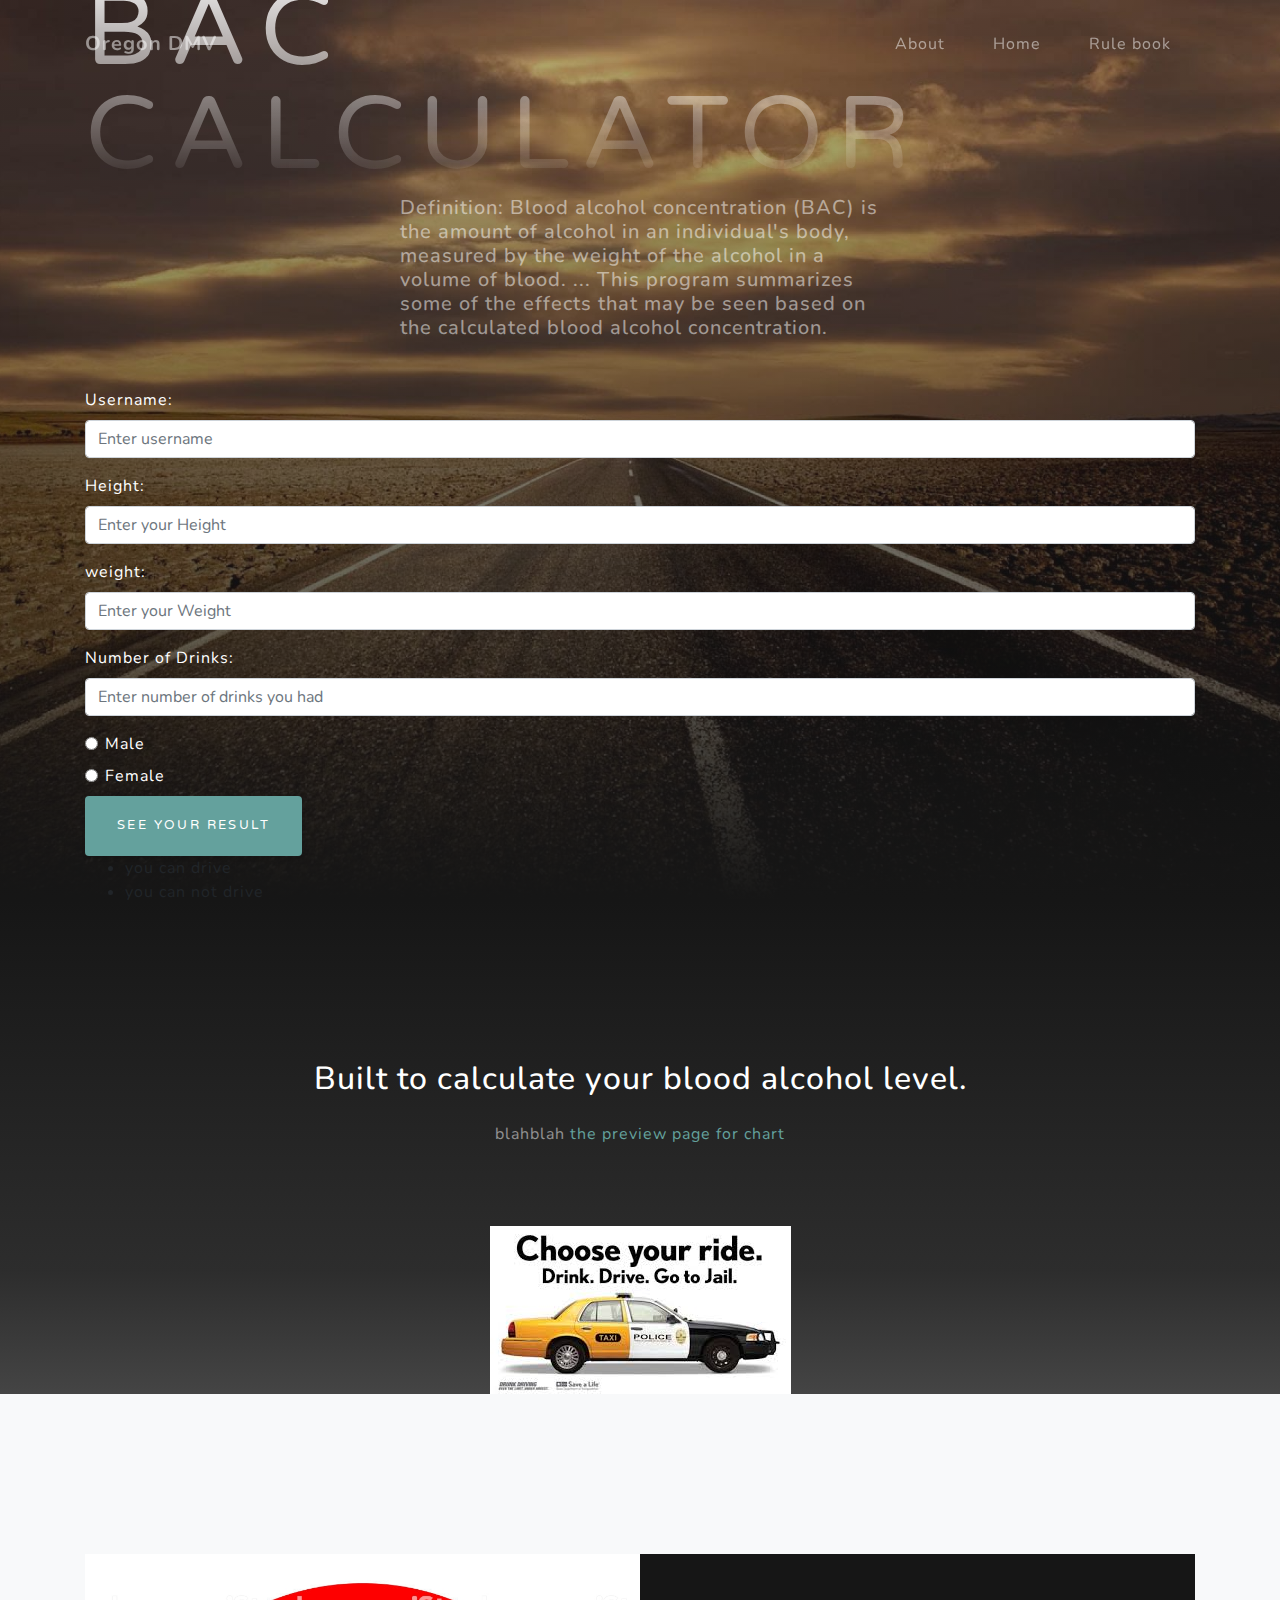
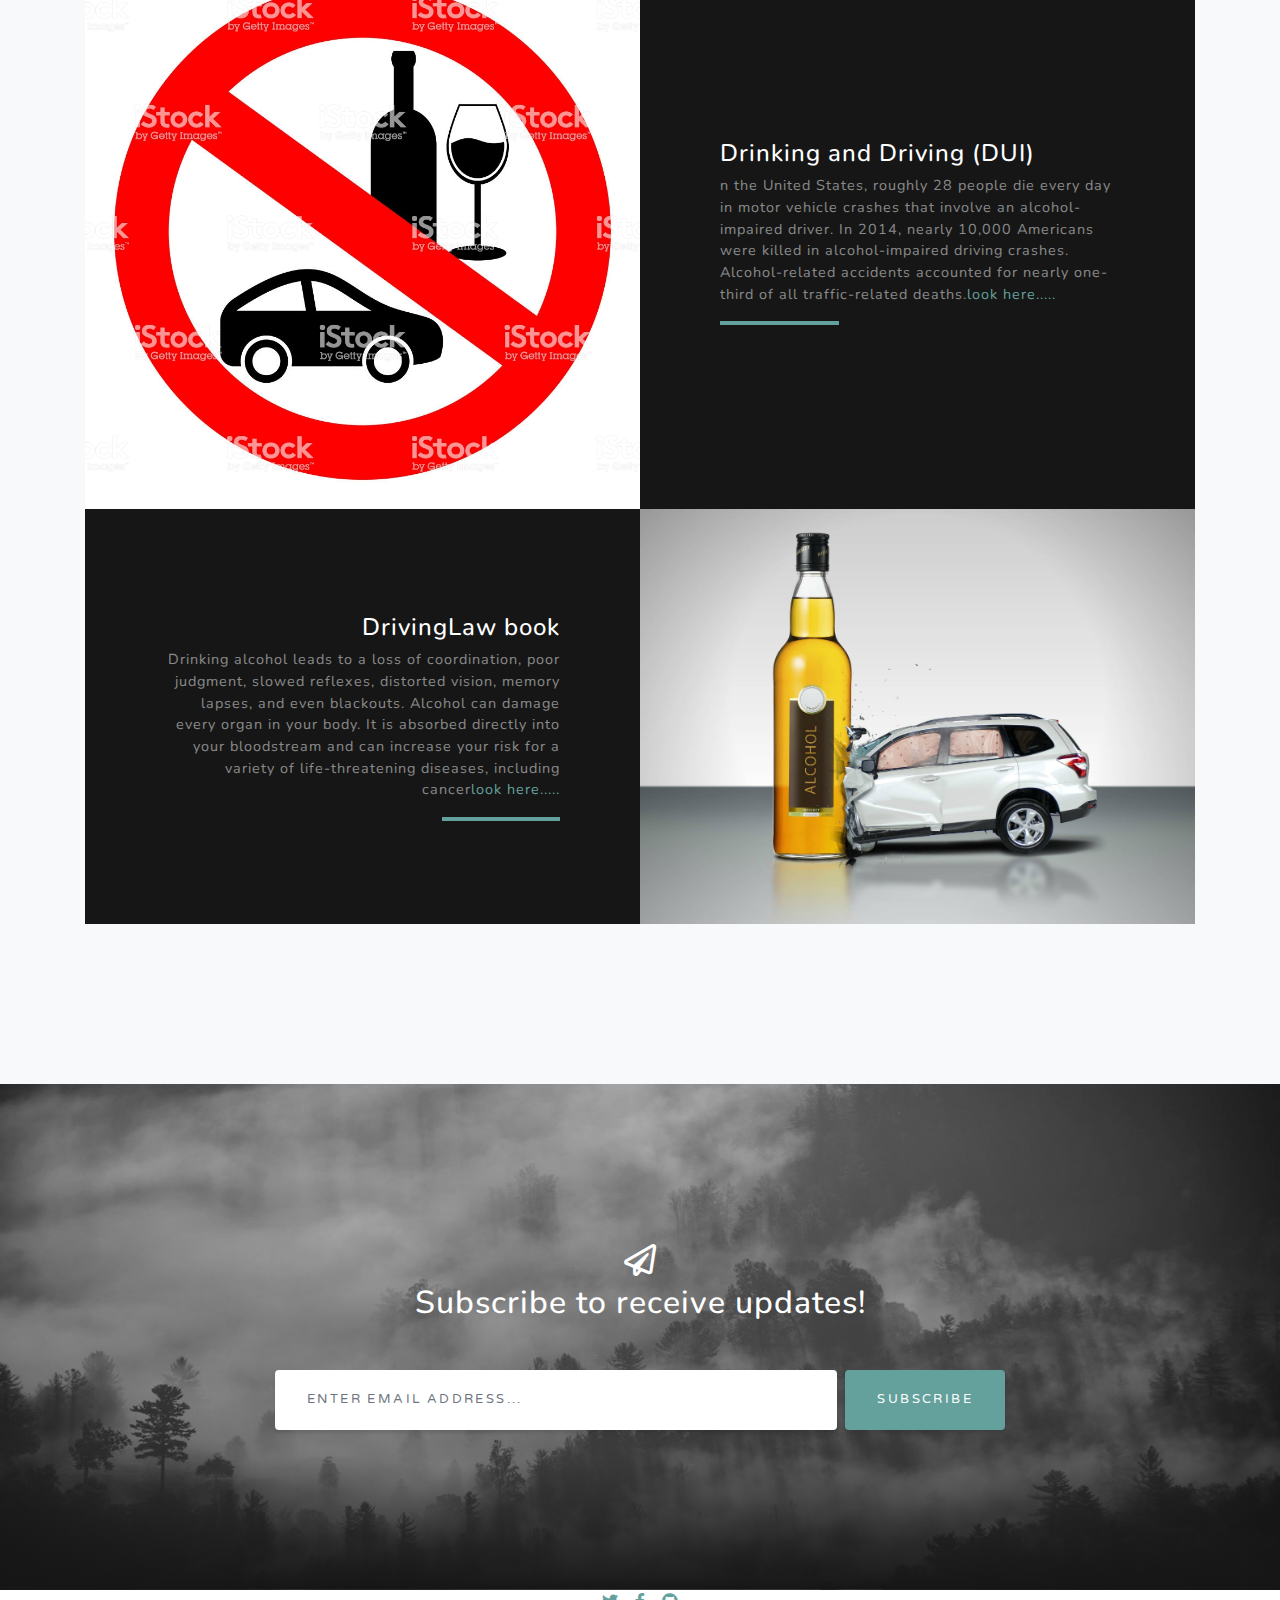
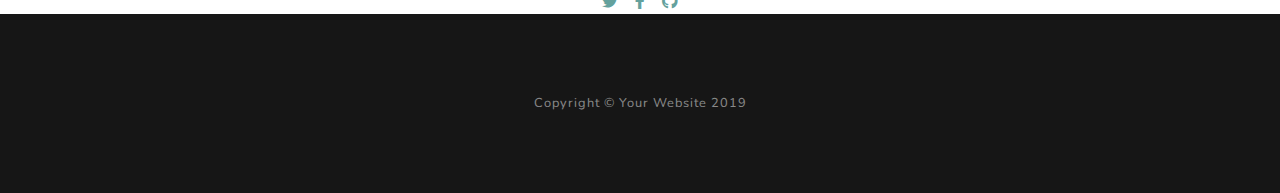
<file: index.html>
<!DOCTYPE html>
<html lang="en">

<head>

  <meta charset="utf-8">
  <meta name="viewport" content="width=device-width, initial-scale=1, shrink-to-fit=no">
  <meta name="description" content="">
  <meta name="author" content="">

  <title>Oregon County </title>

  <!-- Bootstrap core CSS -->
  <link href="vendor/bootstrap/css/bootstrap.min.css" rel="stylesheet">

  <!-- Custom fonts for this template -->
  <link href="vendor/fontawesome-free/css/all.min.css" rel="stylesheet">
  <link href="https://fonts.googleapis.com/css?family=Varela+Round" rel="stylesheet">
  <link href="https://fonts.googleapis.com/css?family=Nunito:200,200i,300,300i,400,400i,600,600i,700,700i,800,800i,900,900i" rel="stylesheet">

  <!-- Custom styles for this template -->
  <link href="css/grayscale.min.css" rel="stylesheet">

</head>

<body id="page-top">

  <!-- Navigation -->
  <nav class="navbar navbar-expand-lg navbar-light fixed-top" id="mainNav">
    <div class="container">
      <a class="navbar-brand js-scroll-trigger" href="#page-top">Oregon DMV</a>
      <button class="navbar-toggler navbar-toggler-right" type="button" data-toggle="collapse" data-target="#navbarResponsive" aria-controls="navbarResponsive" aria-expanded="false" aria-label="Toggle navigation">
        Menu
        <i class="fas fa-bars"></i>
      </button>
      <div class="collapse navbar-collapse" id="navbarResponsive">
        <ul class="navbar-nav ml-auto">
          <li class="nav-item">
            <a class="nav-link js-scroll-trigger" href="#about">About</a>
          </li>
          <li class="nav-item">
            <a class="nav-link js-scroll-trigger" href="#projects">Home</a>
          </li>
          <li class="nav-item">
            <a class="nav-link js-scroll-trigger" href="#projects">Rule book</a>
          </li>
        </ul>
      </div>
    </div>
  </nav>

  <!-- Header -->
  <header class="masthead">
    <div class="container d-flex h-100 align-items-center">
      <div class="mx-auto text-left">
        <h1 class="mx-auto my-0 text-uppercase">BAC Calculator</h1>
        <h2 class="text-white-50 mx-auto mt-2 mb-5">Definition: Blood alcohol concentration (BAC) is the amount of alcohol in an individual's body, measured by the weight of the alcohol in a volume of blood. ... This program summarizes some of the effects that may be seen based on the calculated blood alcohol concentration.</h2>

        <form action="startbootstrap-grayscale-gh-pages 2/result.html">
          <form action="/action_page.php" class="was-validated">
          <div class="form-group">
            <label class="text-white" for="uname">Username:</label>
            <input type="text" class="form-control" id="uname" placeholder="Enter username" name="uname" required>
            <div class="valid-feedback">Valid.</div>
            <div class="invalid-feedback">Please fill out this field.</div>
          </div>
          <div class="form-group">
            <label class="text-white" for="height">Height:</label>
            <input type="number" class="form-control" id="height" placeholder="Enter your Height" name="height" required>
            <div class="valid-feedback">Valid.</div>
            <div class="invalid-feedback">Please fill out this field.</div>
          </div>
          <div class="form-group">
            <label class="text-white" for="weight">weight:</label>
            <input type="number" class="form-control" id="weight" placeholder="Enter your Weight" name="weight"  width="30" required>
            <div class="valid-feedback">Valid.</div>
            <div class="invalid-feedback">Please fill out this field.</div>
          </div>
          <div class="form-group">
            <label class="text-white" for="drink">Number of Drinks:</label>
            <input type="number" class="form-control" id="drinks" placeholder="Enter number of drinks you had   " name="drink" required>
            <div class="valid-feedback">Valid.</div>
            <div class="invalid-feedback">Please fill out this field.</div>
          </div>
          <div class="form-check">
            <label class="form-check-label, text-white">
              <input type="radio" class="form-check-input" name="optradio">Male
            </label>
          </div>
          <div class="form-check">
            <label class="form-check-label, text-white">
              <input type="radio" class="form-check-input" name="optradio">Female
            </label>

          </div>
          <button type="submit" class="btn btn-primary">See your result</button>

          <ul>
            <li> you can drive </li>
            <li> you can not drive </li>
          </ul>
        </form>
      </div>
    </div>
  </header>


  <!-- About Section -->
  <section id="about" class="about-section text-center">
    <div class="container">
      <div class="row">
        <div class="col-lg-8 mx-auto">
          <h2 class="text-white mb-4">Built to calculate your blood alcohol level.</h2>
          <p class="text-white-50">blahblah
            <a href="http://startbootstrap.com/template-overviews/grayscale/">the preview page for chart</a> </p>
        </div>
      </div>
      <img src="img/image2.jpeg" class="img-fluid" alt="">
    </div>
  </section>

  <!-- Projects Section -->
  <section id="projects" class="projects-section bg-light">
    <div class="container">



      <!-- Project One Row -->
      <div class="row justify-content-center no-gutters mb-5 mb-lg-0">
        <div class="col-lg-6">
          <img class="img-fluid" src="img/icon1.jpg" alt="">
        </div>
        <div class="col-lg-6">
          <div class="bg-black text-center h-100 project">
            <div class="d-flex h-100">
              <div class="project-text w-100 my-auto text-center text-lg-left">
                <h4 class="text-white">Drinking and Driving (DUI)</h4>
                <p class="mb-0 text-white-50">n the United States, roughly 28 people die every day in motor vehicle crashes that involve an alcohol-impaired driver. In 2014, nearly 10,000 Americans were killed in alcohol-impaired driving crashes. Alcohol-related accidents accounted for nearly one-third of all traffic-related deaths.<a href="https://www.alcoholrehabguide.org/alcohol/crimes/dui/">look here.....</a></p>
                <hr class="d-none d-lg-block mb-0 ml-0">
              </div>
            </div>
          </div>
        </div>
      </div>

      <!-- Project Two Row -->
      <div class="row justify-content-center no-gutters">
        <div class="col-lg-6">
          <img class="img-fluid" src="img/drunk1.jpg" alt="">
        </div>
        <div class="col-lg-6 order-lg-first">
          <div class="bg-black text-center h-100 project">
            <div class="d-flex h-100">
              <div class="project-text w-100 my-auto text-center text-lg-right">
                <h4 class="text-white"> DrivingLaw book</h4>
                <p class="mb-0 text-white-50">Drinking alcohol leads to a loss of coordination, poor judgment, slowed reflexes, distorted vision, memory lapses, and even blackouts. Alcohol can damage every organ in your body. It is absorbed directly into your bloodstream and can increase your risk for a variety of life-threatening diseases, including cancer<a href="https://dui.drivinglaws.org/oregon.php">look here.....</a></p>
                <hr class="d-none d-lg-block mb-0 mr-0">
              </div>
            </div>
          </div>
        </div>
      </div>

    </div>
  </section>

  <!-- Signup Section -->
  <section id="signup" class="signup-section">
    <div class="container">
      <div class="row">
        <div class="col-md-10 col-lg-8 mx-auto text-center">

          <i class="far fa-paper-plane fa-2x mb-2 text-white"></i>
          <h2 class="text-white mb-5">Subscribe to receive updates!</h2>

          <form class="form-inline d-flex">
            <input type="email" class="form-control flex-fill mr-0 mr-sm-2 mb-3 mb-sm-0" id="inputEmail" placeholder="Enter email address...">
            <button type="submit" class="btn btn-primary mx-auto">Subscribe</button>
          </form>

        </div>
      </div>
    </div>
  </section>




      <div class="social d-flex justify-content-center">
        <a href="#" class="mx-2">
          <i class="fab fa-twitter"></i>
        </a>
        <a href="#" class="mx-2">
          <i class="fab fa-facebook-f"></i>
        </a>
        <a href="#" class="mx-2">
          <i class="fab fa-github"></i>
        </a>
      </div>

    </div>
  </section>

  <!-- Footer -->
  <footer class="bg-black small text-center text-white-50">
    <div class="container">
      Copyright &copy; Your Website 2019
    </div>
  </footer>

  <!-- Bootstrap core JavaScript -->
  <script src="vendor/jquery/jquery.min.js"></script>
  <script src="vendor/bootstrap/js/bootstrap.bundle.min.js"></script>

  <!-- Plugin JavaScript -->
  <script src="vendor/jquery-easing/jquery.easing.min.js"></script>

  <!-- Custom scripts for this template -->
  <script src="js/grayscale.min.js"></script>

</body>

</html>
</file>
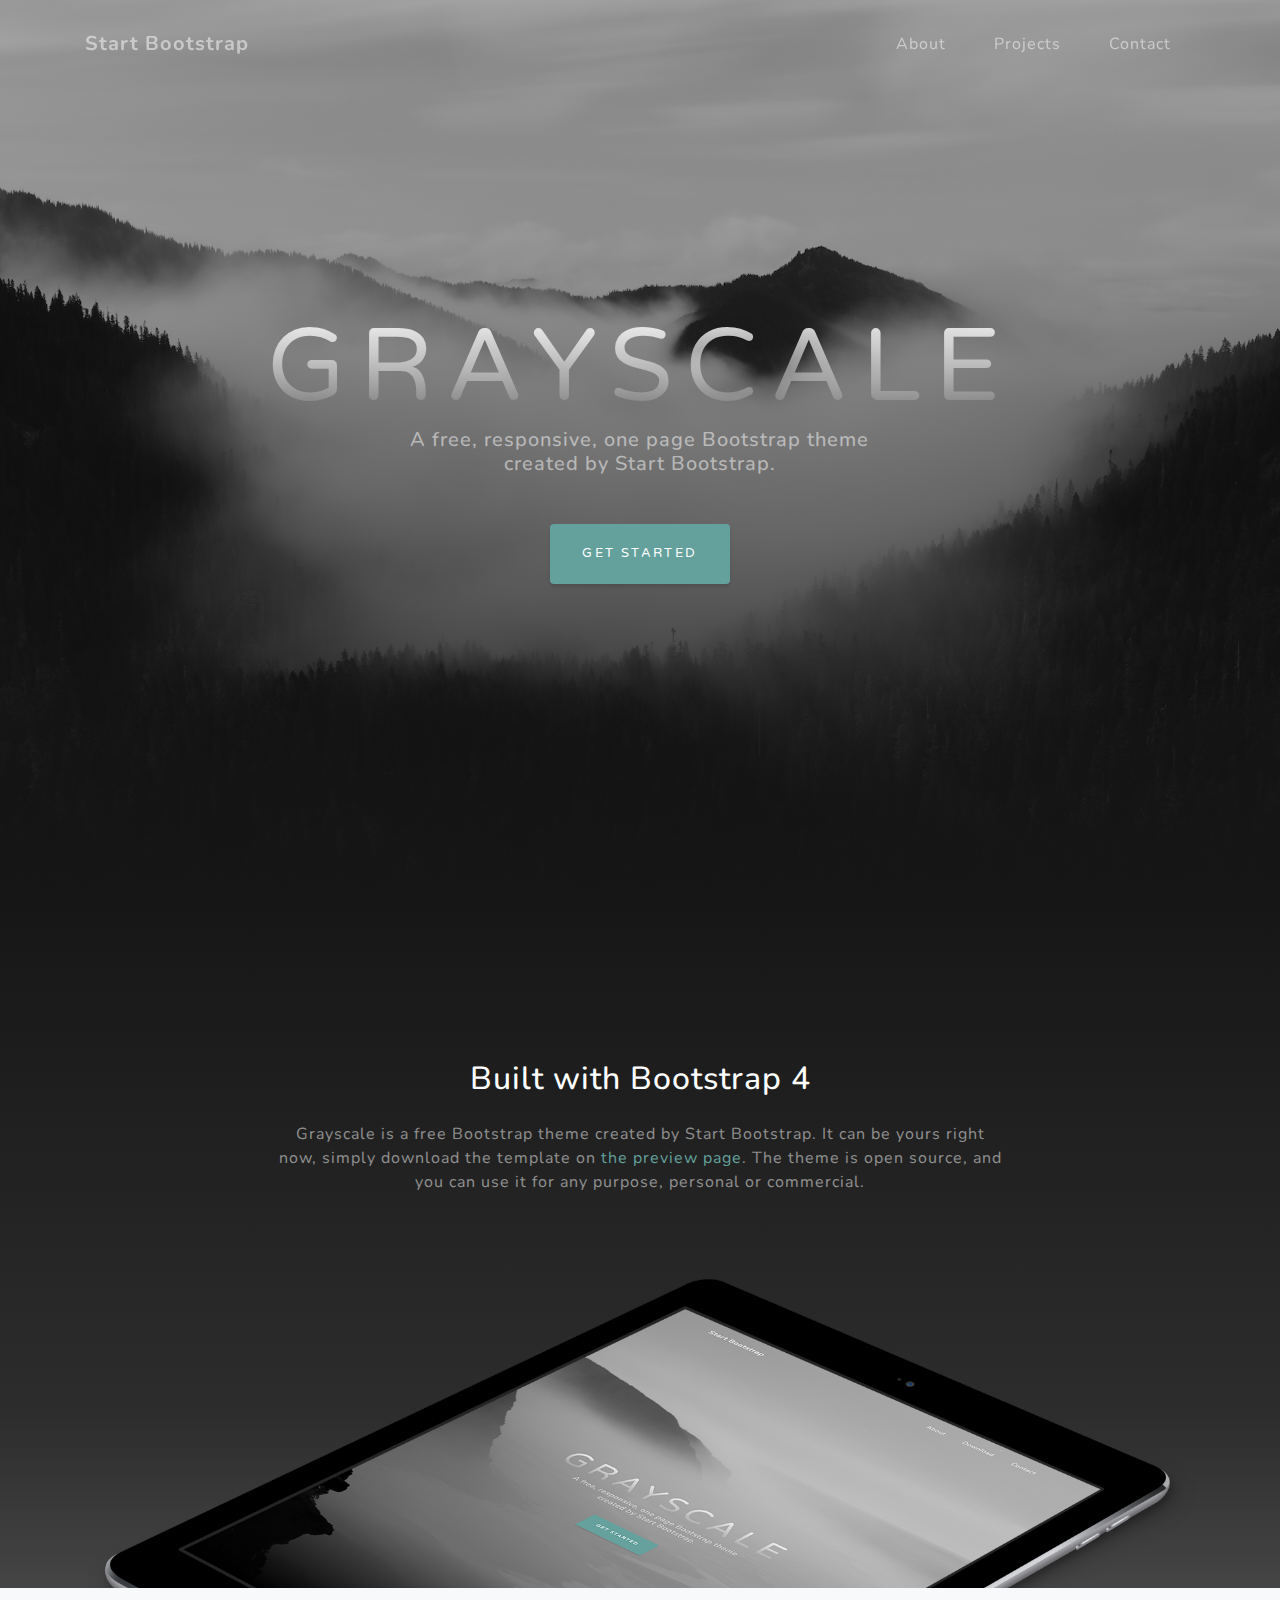
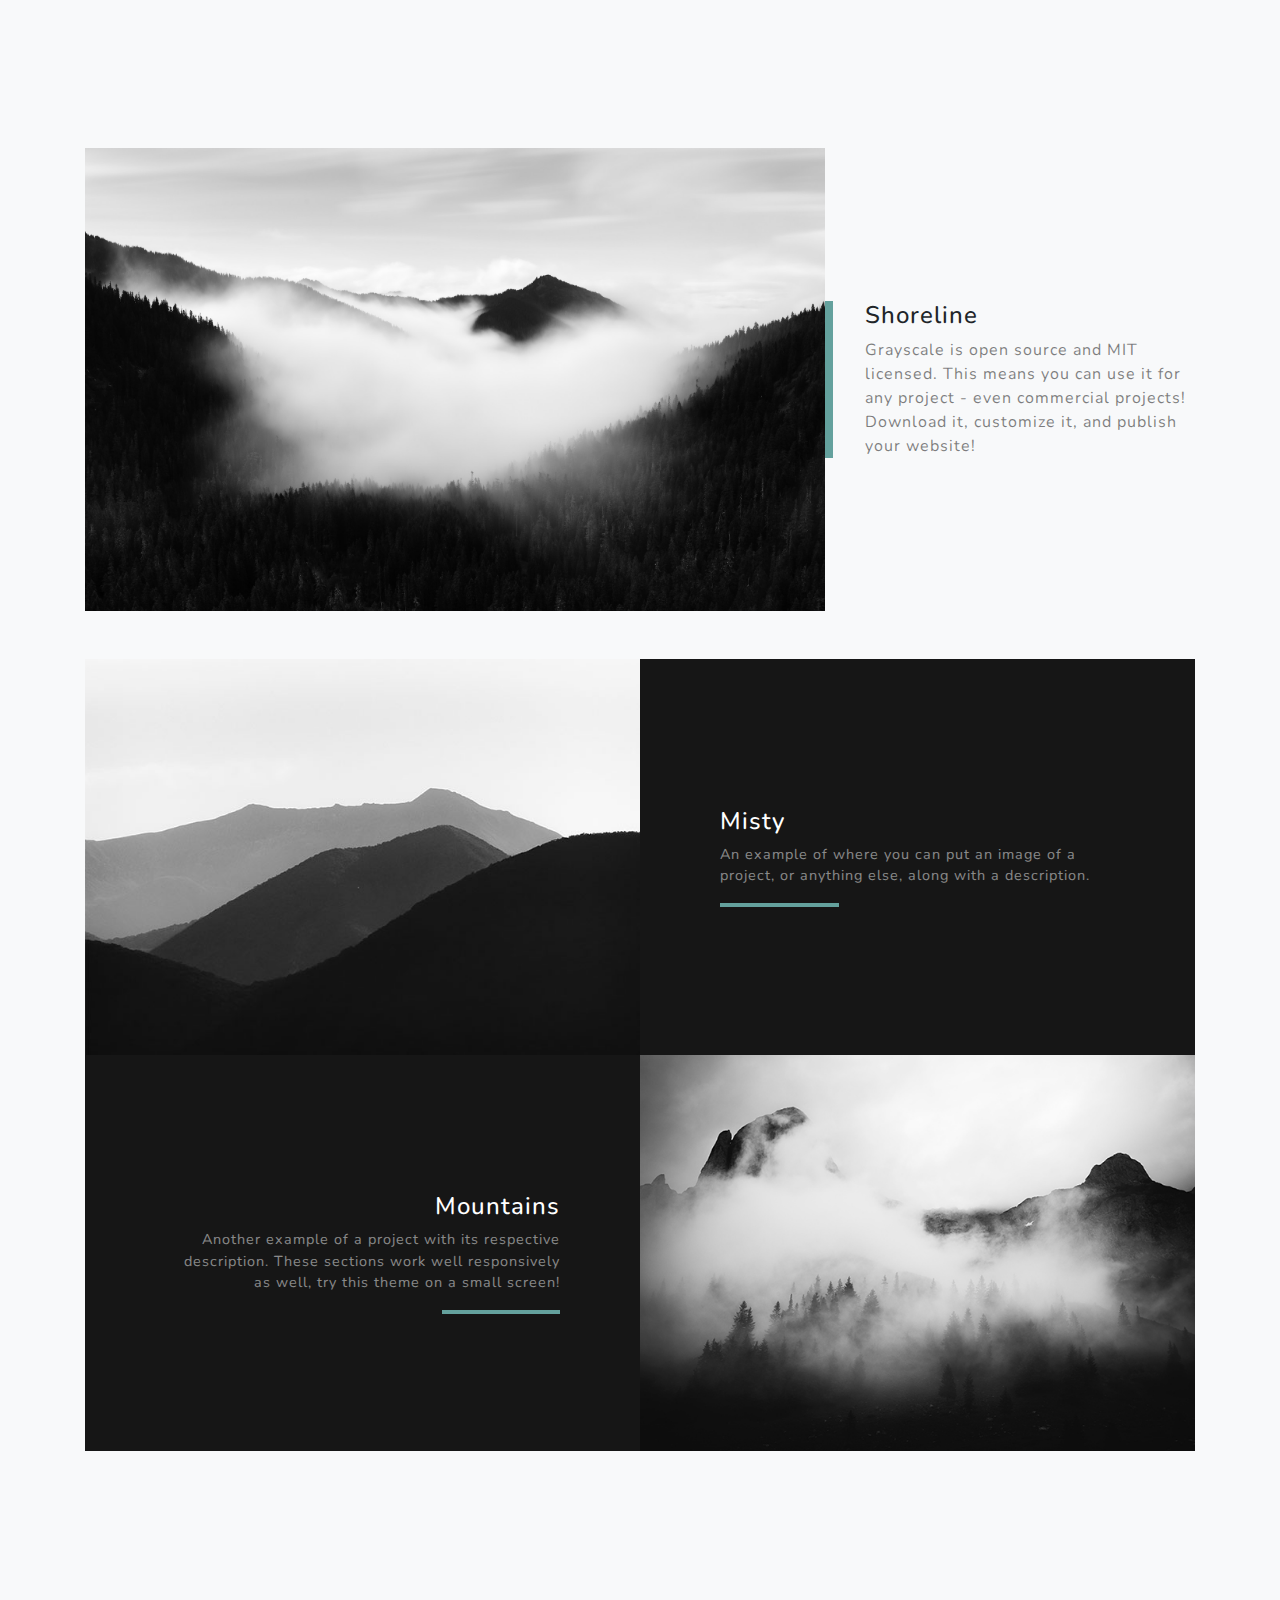
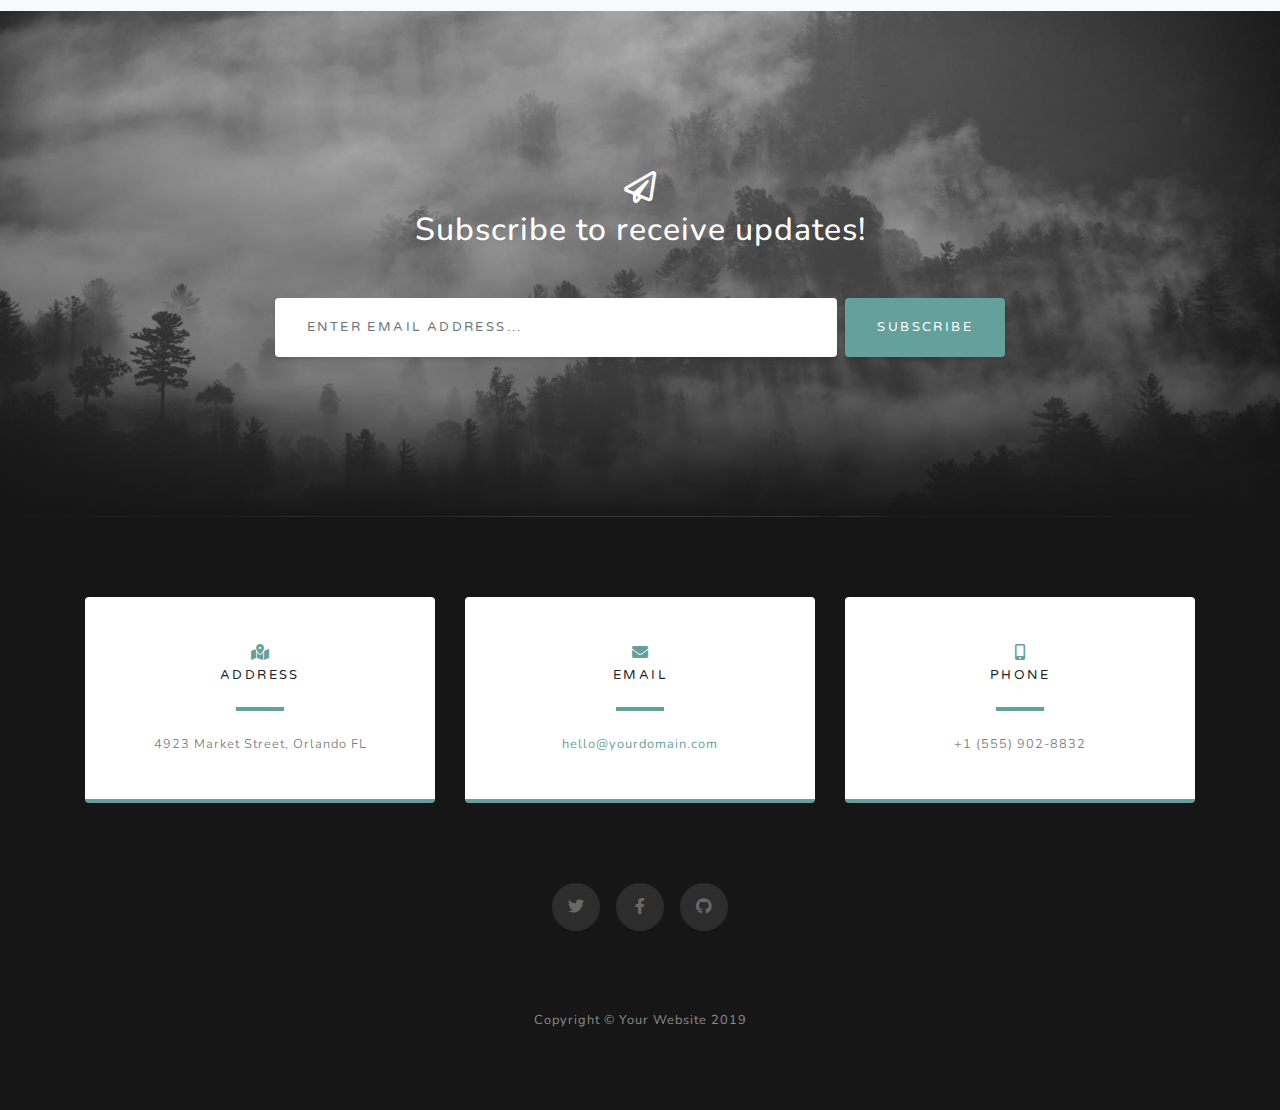
<file: startbootstrap-grayscale-gh-pages/index.html>
<!DOCTYPE html>
<html lang="en">

<head>

  <meta charset="utf-8">
  <meta name="viewport" content="width=device-width, initial-scale=1, shrink-to-fit=no">
  <meta name="description" content="">
  <meta name="author" content="">

  <title>Grayscale - Start Bootstrap Theme</title>

  <!-- Bootstrap core CSS -->
  <link href="vendor/bootstrap/css/bootstrap.min.css" rel="stylesheet">

  <!-- Custom fonts for this template -->
  <link href="vendor/fontawesome-free/css/all.min.css" rel="stylesheet">
  <link href="https://fonts.googleapis.com/css?family=Varela+Round" rel="stylesheet">
  <link href="https://fonts.googleapis.com/css?family=Nunito:200,200i,300,300i,400,400i,600,600i,700,700i,800,800i,900,900i" rel="stylesheet">

  <!-- Custom styles for this template -->
  <link href="css/grayscale.min.css" rel="stylesheet">

</head>

<body id="page-top">

  <!-- Navigation -->
  <nav class="navbar navbar-expand-lg navbar-light fixed-top" id="mainNav">
    <div class="container">
      <a class="navbar-brand js-scroll-trigger" href="#page-top">Start Bootstrap</a>
      <button class="navbar-toggler navbar-toggler-right" type="button" data-toggle="collapse" data-target="#navbarResponsive" aria-controls="navbarResponsive" aria-expanded="false" aria-label="Toggle navigation">
        Menu
        <i class="fas fa-bars"></i>
      </button>
      <div class="collapse navbar-collapse" id="navbarResponsive">
        <ul class="navbar-nav ml-auto">
          <li class="nav-item">
            <a class="nav-link js-scroll-trigger" href="#about">About</a>
          </li>
          <li class="nav-item">
            <a class="nav-link js-scroll-trigger" href="#projects">Projects</a>
          </li>
          <li class="nav-item">
            <a class="nav-link js-scroll-trigger" href="#signup">Contact</a>
          </li>
        </ul>
      </div>
    </div>
  </nav>

  <!-- Header -->
  <header class="masthead">
    <div class="container d-flex h-100 align-items-center">
      <div class="mx-auto text-center">
        <h1 class="mx-auto my-0 text-uppercase">Grayscale</h1>
        <h2 class="text-white-50 mx-auto mt-2 mb-5">A free, responsive, one page Bootstrap theme created by Start Bootstrap.</h2>
        <a href="#about" class="btn btn-primary js-scroll-trigger">Get Started</a>
      </div>
    </div>
  </header>

  <!-- About Section -->
  <section id="about" class="about-section text-center">
    <div class="container">
      <div class="row">
        <div class="col-lg-8 mx-auto">
          <h2 class="text-white mb-4">Built with Bootstrap 4</h2>
          <p class="text-white-50">Grayscale is a free Bootstrap theme created by Start Bootstrap. It can be yours right now, simply download the template on
            <a href="http://startbootstrap.com/template-overviews/grayscale/">the preview page</a>. The theme is open source, and you can use it for any purpose, personal or commercial.</p>
        </div>
      </div>
      <img src="img/ipad.png" class="img-fluid" alt="">
    </div>
  </section>

  <!-- Projects Section -->
  <section id="projects" class="projects-section bg-light">
    <div class="container">

      <!-- Featured Project Row -->
      <div class="row align-items-center no-gutters mb-4 mb-lg-5">
        <div class="col-xl-8 col-lg-7">
          <img class="img-fluid mb-3 mb-lg-0" src="img/bg-masthead.jpg" alt="">
        </div>
        <div class="col-xl-4 col-lg-5">
          <div class="featured-text text-center text-lg-left">
            <h4>Shoreline</h4>
            <p class="text-black-50 mb-0">Grayscale is open source and MIT licensed. This means you can use it for any project - even commercial projects! Download it, customize it, and publish your website!</p>
          </div>
        </div>
      </div>

      <!-- Project One Row -->
      <div class="row justify-content-center no-gutters mb-5 mb-lg-0">
        <div class="col-lg-6">
          <img class="img-fluid" src="img/demo-image-01.jpg" alt="">
        </div>
        <div class="col-lg-6">
          <div class="bg-black text-center h-100 project">
            <div class="d-flex h-100">
              <div class="project-text w-100 my-auto text-center text-lg-left">
                <h4 class="text-white">Misty</h4>
                <p class="mb-0 text-white-50">An example of where you can put an image of a project, or anything else, along with a description.</p>
                <hr class="d-none d-lg-block mb-0 ml-0">
              </div>
            </div>
          </div>
        </div>
      </div>

      <!-- Project Two Row -->
      <div class="row justify-content-center no-gutters">
        <div class="col-lg-6">
          <img class="img-fluid" src="img/demo-image-02.jpg" alt="">
        </div>
        <div class="col-lg-6 order-lg-first">
          <div class="bg-black text-center h-100 project">
            <div class="d-flex h-100">
              <div class="project-text w-100 my-auto text-center text-lg-right">
                <h4 class="text-white">Mountains</h4>
                <p class="mb-0 text-white-50">Another example of a project with its respective description. These sections work well responsively as well, try this theme on a small screen!</p>
                <hr class="d-none d-lg-block mb-0 mr-0">
              </div>
            </div>
          </div>
        </div>
      </div>

    </div>
  </section>

  <!-- Signup Section -->
  <section id="signup" class="signup-section">
    <div class="container">
      <div class="row">
        <div class="col-md-10 col-lg-8 mx-auto text-center">

          <i class="far fa-paper-plane fa-2x mb-2 text-white"></i>
          <h2 class="text-white mb-5">Subscribe to receive updates!</h2>

          <form class="form-inline d-flex">
            <input type="email" class="form-control flex-fill mr-0 mr-sm-2 mb-3 mb-sm-0" id="inputEmail" placeholder="Enter email address...">
            <button type="submit" class="btn btn-primary mx-auto">Subscribe</button>
          </form>

        </div>
      </div>
    </div>
  </section>

  <!-- Contact Section -->
  <section class="contact-section bg-black">
    <div class="container">

      <div class="row">

        <div class="col-md-4 mb-3 mb-md-0">
          <div class="card py-4 h-100">
            <div class="card-body text-center">
              <i class="fas fa-map-marked-alt text-primary mb-2"></i>
              <h4 class="text-uppercase m-0">Address</h4>
              <hr class="my-4">
              <div class="small text-black-50">4923 Market Street, Orlando FL</div>
            </div>
          </div>
        </div>

        <div class="col-md-4 mb-3 mb-md-0">
          <div class="card py-4 h-100">
            <div class="card-body text-center">
              <i class="fas fa-envelope text-primary mb-2"></i>
              <h4 class="text-uppercase m-0">Email</h4>
              <hr class="my-4">
              <div class="small text-black-50">
                <a href="#">hello@yourdomain.com</a>
              </div>
            </div>
          </div>
        </div>

        <div class="col-md-4 mb-3 mb-md-0">
          <div class="card py-4 h-100">
            <div class="card-body text-center">
              <i class="fas fa-mobile-alt text-primary mb-2"></i>
              <h4 class="text-uppercase m-0">Phone</h4>
              <hr class="my-4">
              <div class="small text-black-50">+1 (555) 902-8832</div>
            </div>
          </div>
        </div>
      </div>

      <div class="social d-flex justify-content-center">
        <a href="#" class="mx-2">
          <i class="fab fa-twitter"></i>
        </a>
        <a href="#" class="mx-2">
          <i class="fab fa-facebook-f"></i>
        </a>
        <a href="#" class="mx-2">
          <i class="fab fa-github"></i>
        </a>
      </div>

    </div>
  </section>

  <!-- Footer -->
  <footer class="bg-black small text-center text-white-50">
    <div class="container">
      Copyright &copy; Your Website 2019
    </div>
  </footer>

  <!-- Bootstrap core JavaScript -->
  <script src="vendor/jquery/jquery.min.js"></script>
  <script src="vendor/bootstrap/js/bootstrap.bundle.min.js"></script>

  <!-- Plugin JavaScript -->
  <script src="vendor/jquery-easing/jquery.easing.min.js"></script>

  <!-- Custom scripts for this template -->
  <script src="js/grayscale.min.js"></script>

</body>

</html>
</file>
<file: css/grayscale.min.css>
/*!
 * Start Bootstrap - Grayscale v5.0.8 (https://startbootstrap.com/template-overviews/grayscale)
 * Copyright 2013-2019 Start Bootstrap
 * Licensed under MIT (https://github.com/BlackrockDigital/startbootstrap-grayscale/blob/master/LICENSE)
 */#mainNav{min-height:56px;background-color:#fff}#mainNav .navbar-toggler{font-size:80%;padding:.75rem;color:#64a19d;border:1px solid #64a19d}#mainNav .navbar-toggler:focus{outline:0}#mainNav .navbar-brand{color:#161616;font-weight:700;padding:.9rem 0}#mainNav .navbar-nav .nav-item:hover{color:fade(white,80%);outline:0;background-color:transparent}#mainNav .navbar-nav .nav-item:active,#mainNav .navbar-nav .nav-item:focus{outline:0;background-color:transparent}@media (min-width:992px){#mainNav{padding-top:0;padding-bottom:0;border-bottom:none;background-color:transparent;-webkit-transition:background-color .3s ease-in-out;transition:background-color .3s ease-in-out}#mainNav .navbar-brand{padding:.5rem 0;color:rgba(255,255,255,.5)}#mainNav .nav-link{-webkit-transition:none;transition:none;padding:2rem 1.5rem;color:rgba(255,255,255,.5)}#mainNav .nav-link:hover{color:rgba(255,255,255,.75)}#mainNav .nav-link:active{color:#fff}#mainNav.navbar-shrink{background-color:#fff}#mainNav.navbar-shrink .navbar-brand{color:#161616}#mainNav.navbar-shrink .nav-link{color:#161616;padding:1.5rem 1.5rem 1.25rem;border-bottom:.25rem solid transparent}#mainNav.navbar-shrink .nav-link:hover{color:#64a19d}#mainNav.navbar-shrink .nav-link:active{color:#467370}#mainNav.navbar-shrink .nav-link.active{color:#64a19d;outline:0;border-bottom:.25rem solid #64a19d}}.masthead{position:relative;width:100%;height:auto;min-height:35rem;padding:15rem 0;background:-webkit-gradient(linear,left top,left bottom,from(rgba(22,22,22,.3)),color-stop(75%,rgba(22,22,22,.7)),to(#161616)),url(../img/road3.jpg);background:linear-gradient(to bottom,rgba(22,22,22,.3) 0,rgba(22,22,22,.7) 75%,#161616 100%),url(../img/road3.jpg);background-position:center;background-repeat:no-repeat;background-attachment:scroll;background-size:cover}.masthead h1{font-family:'Varela Round';font-size:2.5rem;line-height:2.5rem;letter-spacing:.8rem;background:-webkit-linear-gradient(rgba(255,255,255,.9),rgba(255,255,255,0));-webkit-text-fill-color:transparent;-webkit-background-clip:text}.masthead h2{max-width:20rem;font-size:1rem}@media (min-width:768px){.masthead h1{font-size:4rem;line-height:4rem}}@media (min-width:992px){.masthead{height:100vh;padding:0}.masthead h1{font-size:6.5rem;line-height:6.5rem;letter-spacing:.8rem}.masthead h2{max-width:30rem;font-size:1.25rem}}.btn{-webkit-box-shadow:0 .1875rem .1875rem 0 rgba(0,0,0,.1)!important;box-shadow:0 .1875rem .1875rem 0 rgba(0,0,0,.1)!important;padding:1.25rem 2rem;font-family:'Varela Round';font-size:80%;text-transform:uppercase;letter-spacing:.15rem;border:0}.btn-primary{background-color:#64a19d}.btn-primary:hover{background-color:#4f837f}.btn-primary:focus{background-color:#4f837f;color:#fff}.btn-primary:active{background-color:#467370!important}.about-section{padding-top:10rem;background:-webkit-gradient(linear,left top,left bottom,from(#161616),color-stop(75%,rgba(22,22,22,.9)),to(rgba(22,22,22,.8)));background:linear-gradient(to bottom,#161616 0,rgba(22,22,22,.9) 75%,rgba(22,22,22,.8) 100%)}.about-section p{margin-bottom:5rem}.projects-section{padding:10rem 0}.projects-section .featured-text{padding:2rem}@media (min-width:992px){.projects-section .featured-text{padding:0 0 0 2rem;border-left:.5rem solid #64a19d}}.projects-section .project-text{padding:3rem;font-size:90%}@media (min-width:992px){.projects-section .project-text{padding:5rem}.projects-section .project-text hr{border-color:#64a19d;border-width:.25rem;width:30%}}.signup-section{padding:10rem 0;background:-webkit-gradient(linear,left top,left bottom,from(rgba(22,22,22,.1)),color-stop(75%,rgba(22,22,22,.5)),to(#161616)),url(../img/bg-signup.jpg);background:linear-gradient(to bottom,rgba(22,22,22,.1) 0,rgba(22,22,22,.5) 75%,#161616 100%),url(../img/bg-signup.jpg);background-position:center;background-repeat:no-repeat;background-attachment:scroll;background-size:cover}.signup-section .form-inline input{-webkit-box-shadow:0 .1875rem .1875rem 0 rgba(0,0,0,.1)!important;box-shadow:0 .1875rem .1875rem 0 rgba(0,0,0,.1)!important;padding:1.25rem 2rem;height:auto;font-family:'Varela Round';font-size:80%;text-transform:uppercase;letter-spacing:.15rem;border:0}.contact-section{padding:5rem 0 0}.contact-section .card{border:0;border-bottom:.25rem solid #64a19d}.contact-section .card h4{font-size:.8rem;font-family:'Varela Round';text-transform:uppercase;letter-spacing:.15rem}.contact-section .card hr{border-color:#64a19d;border-width:.25rem;width:3rem}.contact-section .social{margin-top:5rem}.contact-section .social a{text-align:center;height:3rem;width:3rem;background:rgba(255,255,255,.1);border-radius:100%;line-height:3rem;color:rgba(255,255,255,.3)}.contact-section .social a:hover{color:rgba(255,255,255,.5)}.contact-section .social a:active{color:#fff}body{font-family:Nunito;letter-spacing:.0625em}a{color:#64a19d}a:focus,a:hover{text-decoration:none;color:#3c6360}.bg-black{background-color:#161616!important}.bg-primary{background-color:#64a19d!important}.text-primary{color:#64a19d!important}footer{padding:5rem 0}
</file>
<file: startbootstrap-grayscale-gh-pages/css/grayscale.min.css>
/*!
 * Start Bootstrap - Grayscale v5.0.8 (https://startbootstrap.com/template-overviews/grayscale)
 * Copyright 2013-2019 Start Bootstrap
 * Licensed under MIT (https://github.com/BlackrockDigital/startbootstrap-grayscale/blob/master/LICENSE)
 */#mainNav{min-height:56px;background-color:#fff}#mainNav .navbar-toggler{font-size:80%;padding:.75rem;color:#64a19d;border:1px solid #64a19d}#mainNav .navbar-toggler:focus{outline:0}#mainNav .navbar-brand{color:#161616;font-weight:700;padding:.9rem 0}#mainNav .navbar-nav .nav-item:hover{color:fade(white,80%);outline:0;background-color:transparent}#mainNav .navbar-nav .nav-item:active,#mainNav .navbar-nav .nav-item:focus{outline:0;background-color:transparent}@media (min-width:992px){#mainNav{padding-top:0;padding-bottom:0;border-bottom:none;background-color:transparent;-webkit-transition:background-color .3s ease-in-out;transition:background-color .3s ease-in-out}#mainNav .navbar-brand{padding:.5rem 0;color:rgba(255,255,255,.5)}#mainNav .nav-link{-webkit-transition:none;transition:none;padding:2rem 1.5rem;color:rgba(255,255,255,.5)}#mainNav .nav-link:hover{color:rgba(255,255,255,.75)}#mainNav .nav-link:active{color:#fff}#mainNav.navbar-shrink{background-color:#fff}#mainNav.navbar-shrink .navbar-brand{color:#161616}#mainNav.navbar-shrink .nav-link{color:#161616;padding:1.5rem 1.5rem 1.25rem;border-bottom:.25rem solid transparent}#mainNav.navbar-shrink .nav-link:hover{color:#64a19d}#mainNav.navbar-shrink .nav-link:active{color:#467370}#mainNav.navbar-shrink .nav-link.active{color:#64a19d;outline:0;border-bottom:.25rem solid #64a19d}}.masthead{position:relative;width:100%;height:auto;min-height:35rem;padding:15rem 0;background:-webkit-gradient(linear,left top,left bottom,from(rgba(22,22,22,.3)),color-stop(75%,rgba(22,22,22,.7)),to(#161616)),url(../img/bg-masthead.jpg);background:linear-gradient(to bottom,rgba(22,22,22,.3) 0,rgba(22,22,22,.7) 75%,#161616 100%),url(../img/bg-masthead.jpg);background-position:center;background-repeat:no-repeat;background-attachment:scroll;background-size:cover}.masthead h1{font-family:'Varela Round';font-size:2.5rem;line-height:2.5rem;letter-spacing:.8rem;background:-webkit-linear-gradient(rgba(255,255,255,.9),rgba(255,255,255,0));-webkit-text-fill-color:transparent;-webkit-background-clip:text}.masthead h2{max-width:20rem;font-size:1rem}@media (min-width:768px){.masthead h1{font-size:4rem;line-height:4rem}}@media (min-width:992px){.masthead{height:100vh;padding:0}.masthead h1{font-size:6.5rem;line-height:6.5rem;letter-spacing:.8rem}.masthead h2{max-width:30rem;font-size:1.25rem}}.btn{-webkit-box-shadow:0 .1875rem .1875rem 0 rgba(0,0,0,.1)!important;box-shadow:0 .1875rem .1875rem 0 rgba(0,0,0,.1)!important;padding:1.25rem 2rem;font-family:'Varela Round';font-size:80%;text-transform:uppercase;letter-spacing:.15rem;border:0}.btn-primary{background-color:#64a19d}.btn-primary:hover{background-color:#4f837f}.btn-primary:focus{background-color:#4f837f;color:#fff}.btn-primary:active{background-color:#467370!important}.about-section{padding-top:10rem;background:-webkit-gradient(linear,left top,left bottom,from(#161616),color-stop(75%,rgba(22,22,22,.9)),to(rgba(22,22,22,.8)));background:linear-gradient(to bottom,#161616 0,rgba(22,22,22,.9) 75%,rgba(22,22,22,.8) 100%)}.about-section p{margin-bottom:5rem}.projects-section{padding:10rem 0}.projects-section .featured-text{padding:2rem}@media (min-width:992px){.projects-section .featured-text{padding:0 0 0 2rem;border-left:.5rem solid #64a19d}}.projects-section .project-text{padding:3rem;font-size:90%}@media (min-width:992px){.projects-section .project-text{padding:5rem}.projects-section .project-text hr{border-color:#64a19d;border-width:.25rem;width:30%}}.signup-section{padding:10rem 0;background:-webkit-gradient(linear,left top,left bottom,from(rgba(22,22,22,.1)),color-stop(75%,rgba(22,22,22,.5)),to(#161616)),url(../img/bg-signup.jpg);background:linear-gradient(to bottom,rgba(22,22,22,.1) 0,rgba(22,22,22,.5) 75%,#161616 100%),url(../img/bg-signup.jpg);background-position:center;background-repeat:no-repeat;background-attachment:scroll;background-size:cover}.signup-section .form-inline input{-webkit-box-shadow:0 .1875rem .1875rem 0 rgba(0,0,0,.1)!important;box-shadow:0 .1875rem .1875rem 0 rgba(0,0,0,.1)!important;padding:1.25rem 2rem;height:auto;font-family:'Varela Round';font-size:80%;text-transform:uppercase;letter-spacing:.15rem;border:0}.contact-section{padding:5rem 0 0}.contact-section .card{border:0;border-bottom:.25rem solid #64a19d}.contact-section .card h4{font-size:.8rem;font-family:'Varela Round';text-transform:uppercase;letter-spacing:.15rem}.contact-section .card hr{border-color:#64a19d;border-width:.25rem;width:3rem}.contact-section .social{margin-top:5rem}.contact-section .social a{text-align:center;height:3rem;width:3rem;background:rgba(255,255,255,.1);border-radius:100%;line-height:3rem;color:rgba(255,255,255,.3)}.contact-section .social a:hover{color:rgba(255,255,255,.5)}.contact-section .social a:active{color:#fff}body{font-family:Nunito;letter-spacing:.0625em}a{color:#64a19d}a:focus,a:hover{text-decoration:none;color:#3c6360}.bg-black{background-color:#161616!important}.bg-primary{background-color:#64a19d!important}.text-primary{color:#64a19d!important}footer{padding:5rem 0}
</file>
